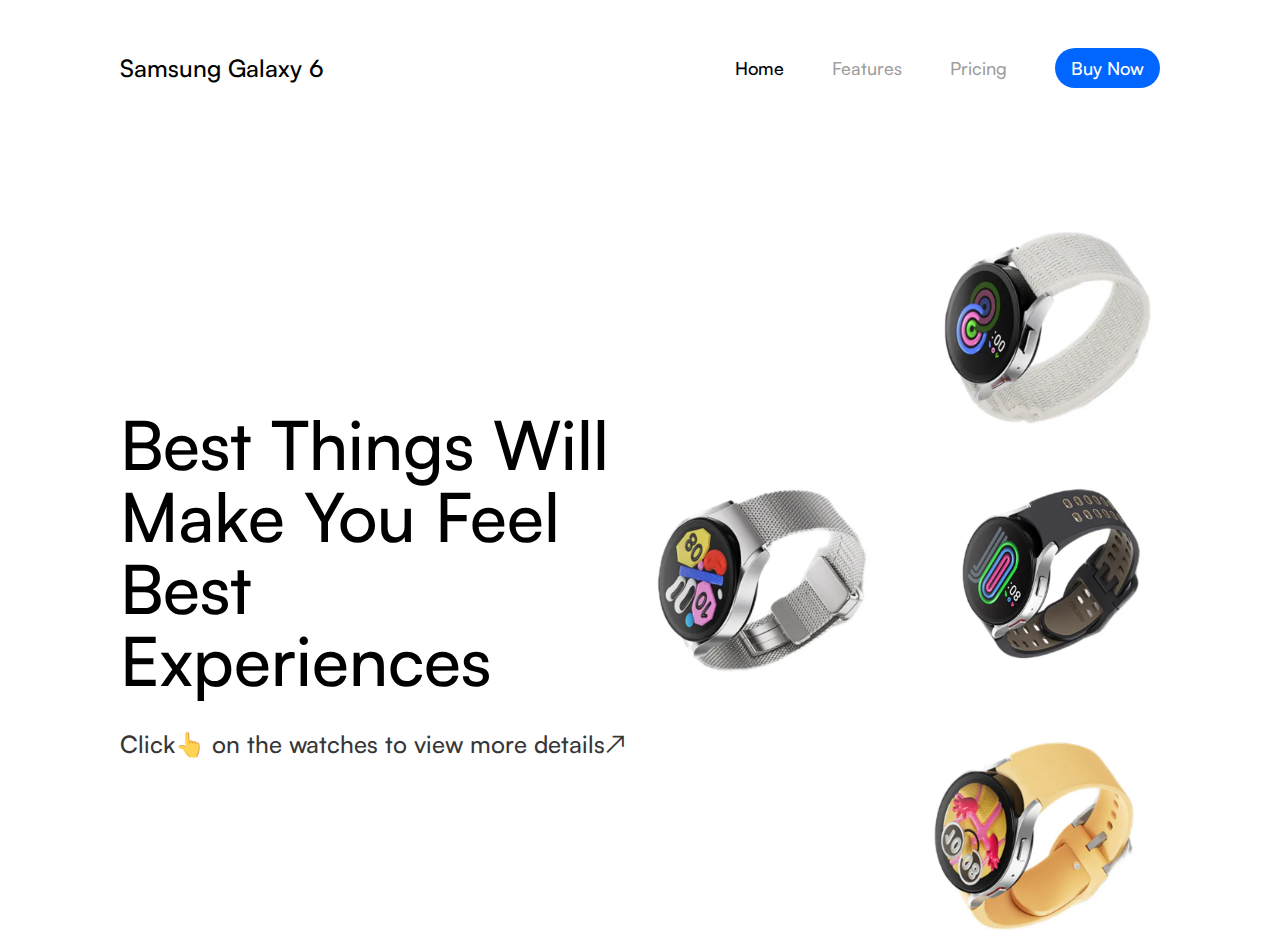
<file: index.html>
<!DOCTYPE html>
<html lang="en">
  <head>
    <meta charset="UTF-8" />
    <meta name="viewport" content="width=device-width, initial-scale=1.0" />
    <link rel="stylesheet" href="style.css" />
    <title>Samsung Galaxy 6</title>
  </head>
  <body>
    <div class="container">
      <div class="navbar">
        <h1>Samsung Galaxy 6</h1>
        <ul>
          <li><a href="#" class="active">Home</a></li>
          <li><a href="#">Features</a></li>
          <li><a href="#">Pricing</a></li>
          <li>
            <button><a href="#">Buy Now</a></button>
          </li>
        </ul>
      </div>
      <div class="wrapper">
        <div class="left">
          <h2>Best Things Will Make You Feel Best Experiences</h2>
          <p>Click👆 on the watches to view more details↗</p>
        </div>
        <div class="right">
          <a href="watch1-details.html"
            ><img src="./images/watch1.webp" alt="watch" class="watch1"
          /></a>
          <a href="watch2-details.html">
            <img src="./images/watch2.webp" alt="watch" class="watch2" />
          </a>
          <a href="watch3-details.html">
            <img src="./images/watch3.webp" alt="watch" class="watch3" />
          </a>
          <a href="watch4-details.html">
            <img src="./images/watch4.webp" alt="watch" class="watch4" />
          </a>
        </div>
      </div>
    </div>
    <script src="script.js"></script>
  </body>
</html>
</file>
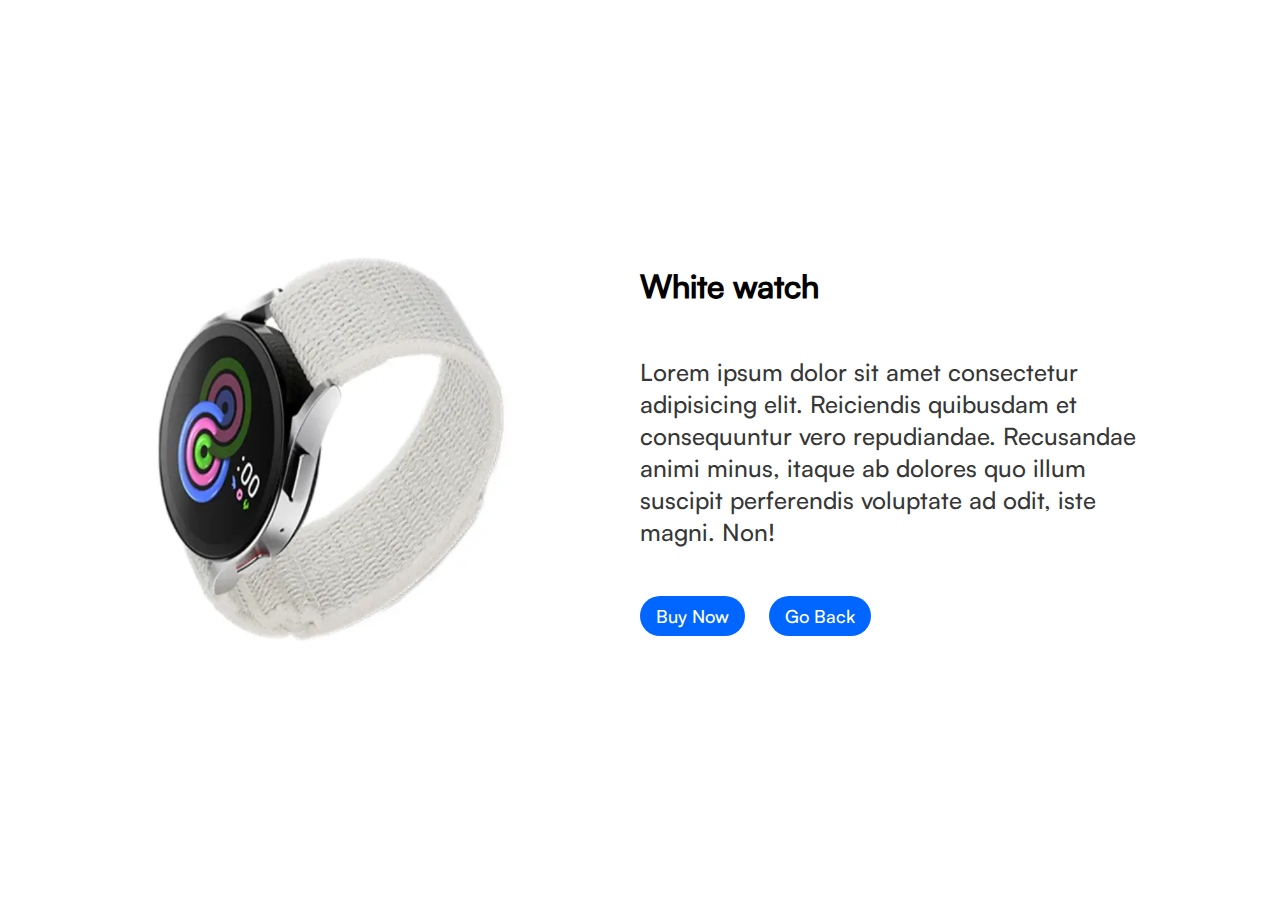
<file: watch1-details.html>
<!DOCTYPE html>
<html lang="en" id="watch1-details">
  <head>
    <meta charset="UTF-8" />
    <meta name="viewport" content="width=device-width, initial-scale=1.0" />
    <link rel="stylesheet" href="style.css" />
    <title>Document</title>
  </head>
  <body>
    <div class="container">
      <div class="wrapper">
        <div class="left">
          <img
            src="./images/watch1.webp"
            alt="watch"
            class="watch1"
            style="view-transition-name: watch1"
          />
        </div>
        <div class="right">
          <h1>White watch</h1>
          <p>
            Lorem ipsum dolor sit amet consectetur adipisicing elit. Reiciendis
            quibusdam et consequuntur vero repudiandae. Recusandae animi minus,
            itaque ab dolores quo illum suscipit perferendis voluptate ad odit,
            iste magni. Non!
          </p>
          <div class="flex">
            <button><a href="#">Buy Now</a></button>
            <button><a href="index.html">Go Back</a></button>
          </div>
        </div>
      </div>
    </div>

    <script src="script.js"></script>
  </body>
</html>
</file>
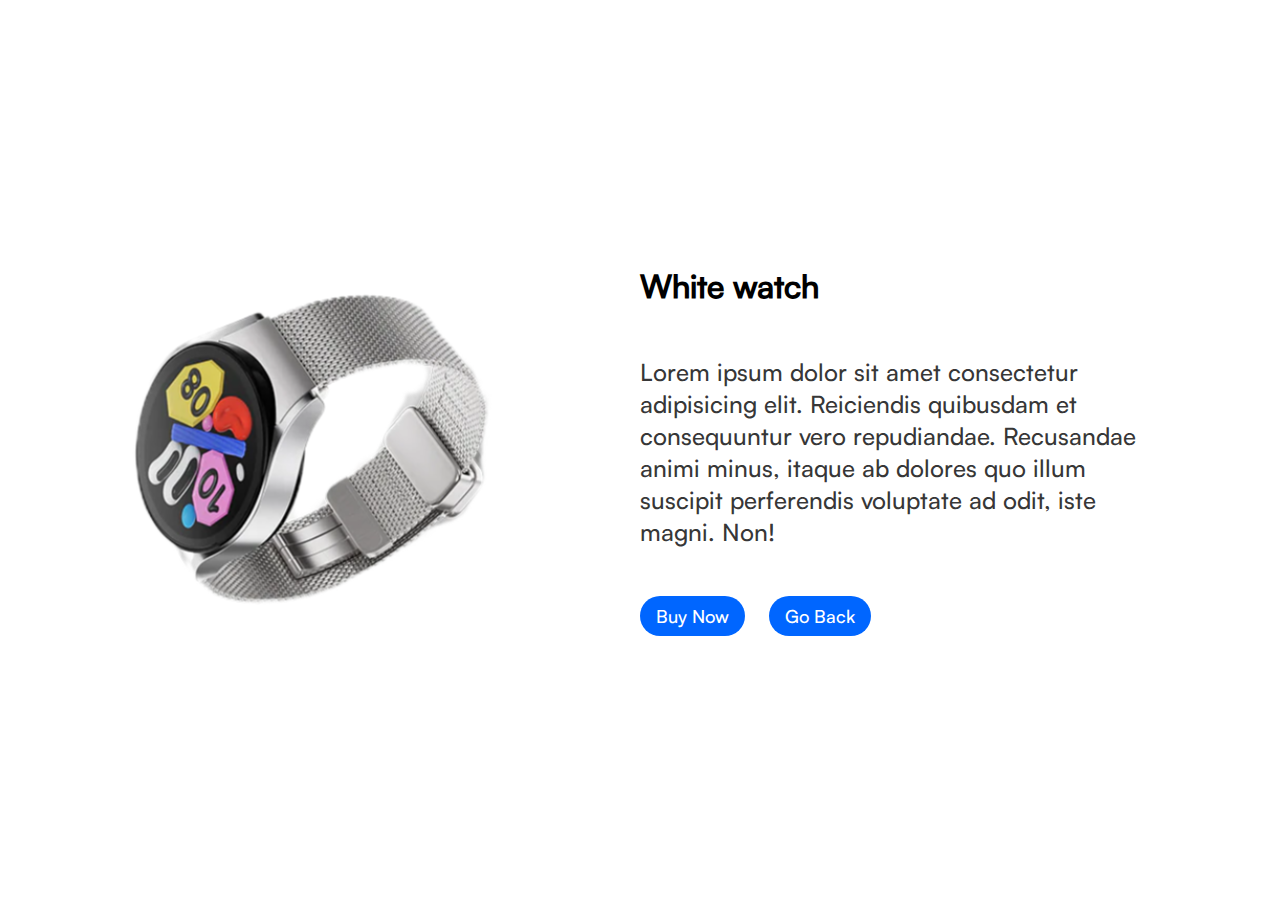
<file: watch2-details.html>
<!DOCTYPE html>
<html lang="en" id="watch2-details">
  <head>
    <meta charset="UTF-8" />
    <meta name="viewport" content="width=device-width, initial-scale=1.0" />
    <link rel="stylesheet" href="style.css" />
    <title>Document</title>
  </head>
  <body>
    <div class="container">
      <div class="wrapper">
        <div class="left">
          <img
            src="./images/watch2.svg"
            alt="watch"
            class="watch2"
            style="view-transition-name: watch2"
          />
        </div>
        <div class="right">
          <h1>White watch</h1>
          <p>
            Lorem ipsum dolor sit amet consectetur adipisicing elit. Reiciendis
            quibusdam et consequuntur vero repudiandae. Recusandae animi minus,
            itaque ab dolores quo illum suscipit perferendis voluptate ad odit,
            iste magni. Non!
          </p>
          <div class="flex">
            <button><a href="#">Buy Now</a></button>
            <button><a href="index.html">Go Back</a></button>
          </div>
        </div>
      </div>
    </div>

    <script src="script.js"></script>
  </body>
</html>
</file>
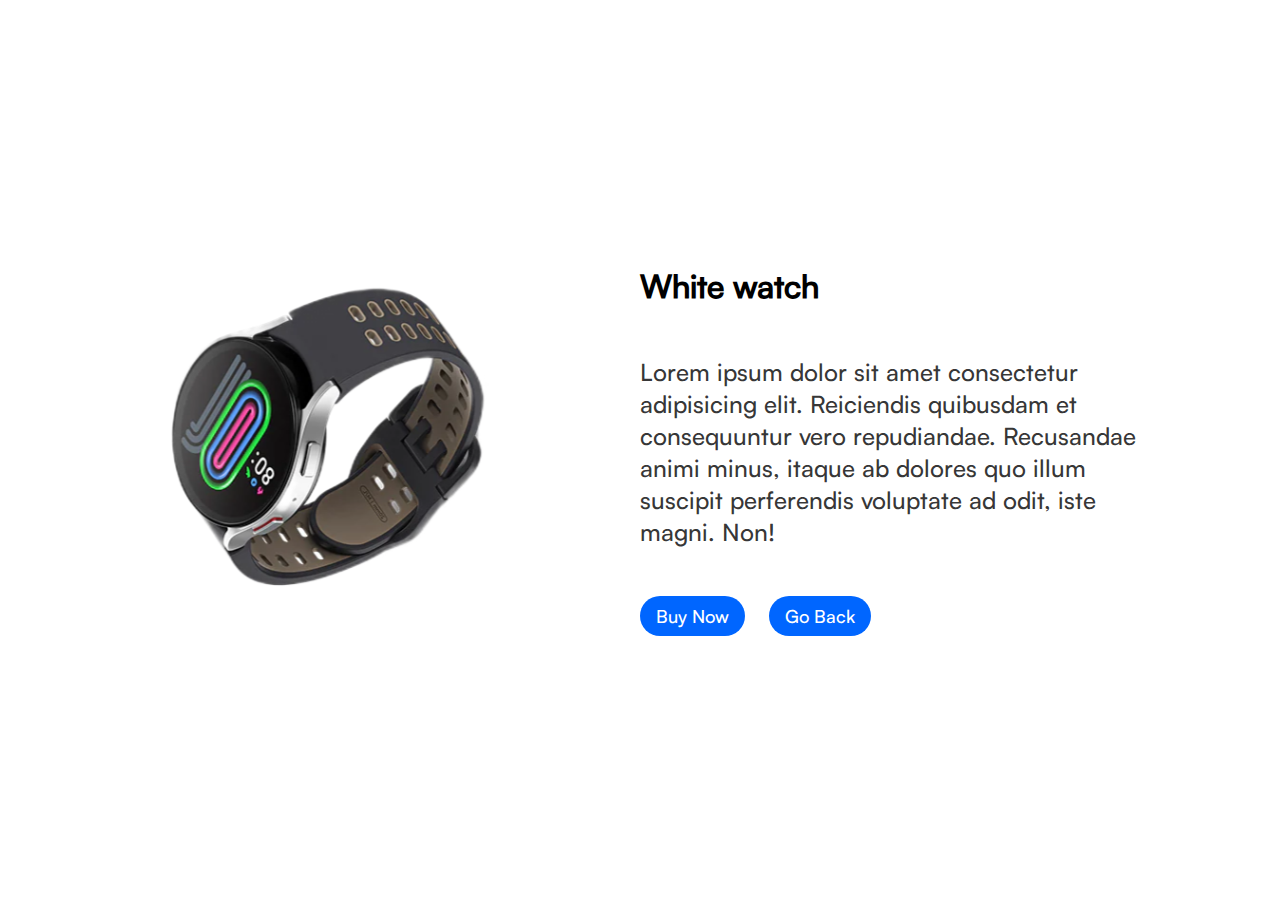
<file: watch3-details.html>
<!DOCTYPE html>
<html lang="en" id="watch3-details">
  <head>
    <meta charset="UTF-8" />
    <meta name="viewport" content="width=device-width, initial-scale=1.0" />
    <link rel="stylesheet" href="style.css" />
    <title>Document</title>
  </head>
  <body>
    <div class="container">
      <div class="wrapper">
        <div class="left">
          <img
            src="./images/watch3.svg"
            alt="watch"
            class="watch3"
            style="view-transition-name: watch3"
          />
        </div>
        <div class="right">
          <h1>White watch</h1>
          <p>
            Lorem ipsum dolor sit amet consectetur adipisicing elit. Reiciendis
            quibusdam et consequuntur vero repudiandae. Recusandae animi minus,
            itaque ab dolores quo illum suscipit perferendis voluptate ad odit,
            iste magni. Non!
          </p>
          <div class="flex">
            <button><a href="#">Buy Now</a></button>
            <button><a href="index.html">Go Back</a></button>
          </div>
        </div>
      </div>
    </div>

    <script src="script.js"></script>
  </body>
</html>
</file>
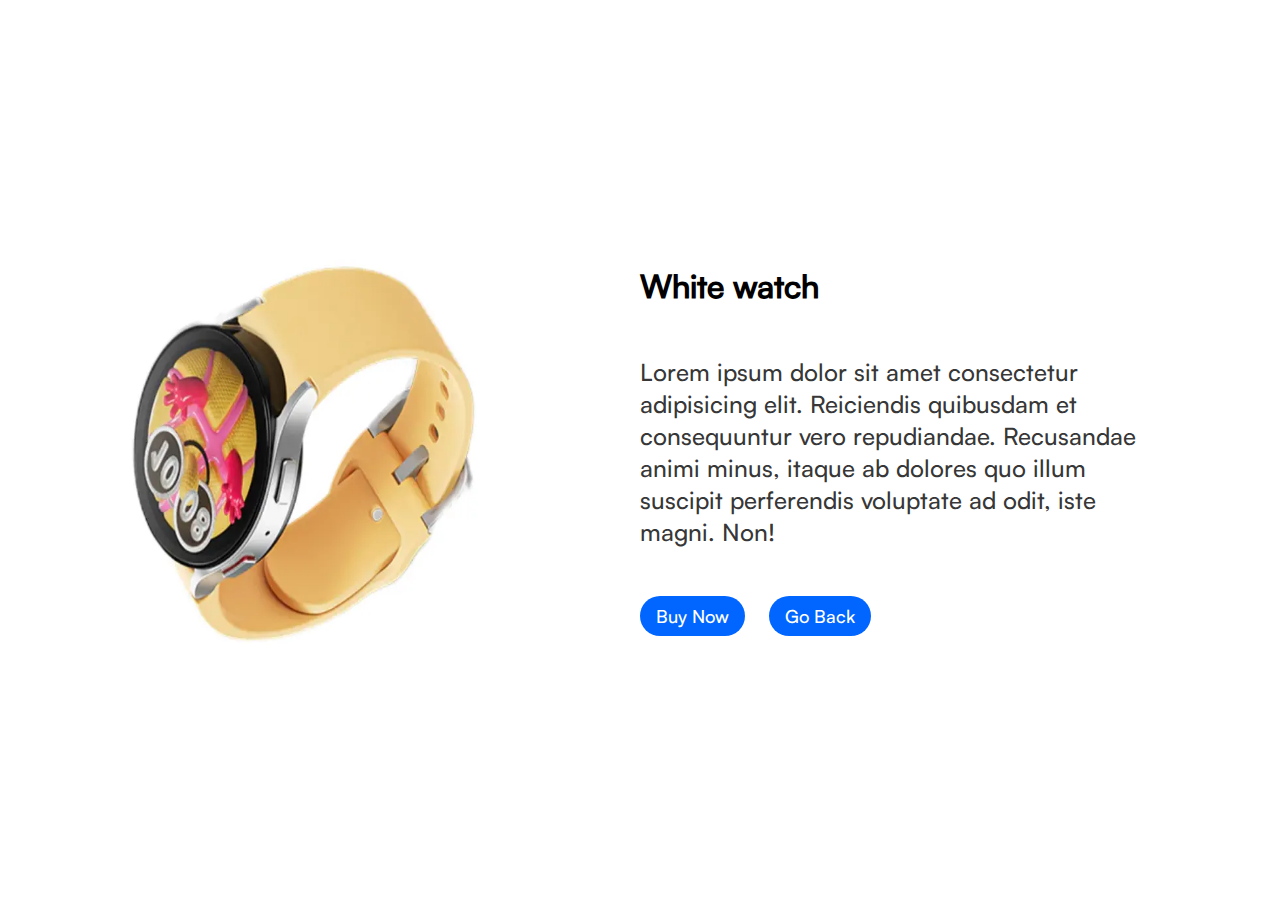
<file: watch4-details.html>
<!DOCTYPE html>
<html lang="en" id="watch4-details">
  <head>
    <meta charset="UTF-8" />
    <meta name="viewport" content="width=device-width, initial-scale=1.0" />
    <link rel="stylesheet" href="style.css" />
    <title>Document</title>
  </head>
  <body>
    <div class="container">
      <div class="wrapper">
        <div class="left">
          <img
            src="./images/watch4.webp"
            alt="watch"
            class="watch4"
            style="view-transition-name: watch4"
          />
        </div>
        <div class="right">
          <h1>White watch</h1>
          <p>
            Lorem ipsum dolor sit amet consectetur adipisicing elit. Reiciendis
            quibusdam et consequuntur vero repudiandae. Recusandae animi minus,
            itaque ab dolores quo illum suscipit perferendis voluptate ad odit,
            iste magni. Non!
          </p>
          <div class="flex">
            <button><a href="#">Buy Now</a></button>
            <button><a href="index.html">Go Back</a></button>
          </div>
        </div>
      </div>
    </div>

    <script src="script.js"></script>
  </body>
</html>
</file>
<file: style.css>
@font-face {
  font-family: SatoshiVariable;
  src: url(./fonts/Satoshi-Medium.otf);
}

* {
  margin: 0;
  padding: 0;
  box-sizing: border-box;
  font-family: SatoshiVariable;
}

body {
  padding: 48px 120px;
  height: 100vh;
  display: flex;
  justify-content: center;
}

.container {
  max-width: 1120px;
  display: flex;
  flex-direction: column;
  height: 100%;
  gap: 140px;
  margin: auto auto;
}

.navbar {
  display: flex;
  justify-content: space-between;
  align-items: center;
}

.navbar h1 {
  font-size: 24px;
  font-weight: 500;
}

.navbar ul {
  display: flex;
  gap: 48px;
  font-weight: 500;
  list-style: none;
  align-items: center;
}

.navbar ul li a {
  color: rgba(0, 0, 0, 0.4);
  text-decoration: none;
  font-weight: 500;
  font-size: 18px;
}

.navbar ul li a.active {
  color: black;
}

button {
  padding: 8px 16px;
  border: none;
  outline: none;
  background-color: #0066ff;
  border-radius: 100px;
}

button a {
  color: white;
  font-size: 18px;
  font-weight: 500;
  text-decoration: none;
}

.navbar ul li button a {
  color: white;
  font-weight: 500;
  text-decoration: none;
}

.wrapper {
  display: flex;
  align-items: center;
  justify-content: space-between;
}

.wrapper .left {
  display: flex;
  flex-direction: column;
  justify-content: center;
  height: 100%;
  gap: 32px;
}

.wrapper h2 {
  font-size: 68px;
  line-height: 72px;
  font-weight: 500;
  max-width: 602px;
}

.wrapper p {
  font-size: 24px;
  font-weight: 500;
  color: rgba(0, 0, 0, 0.8);
}

.wrapper .right {
  max-width: 50%;
  position: relative;
  display: flex;
  flex-wrap: wrap;
  align-items: center;
  justify-content: flex-end;
  gap: 48px;
}

.wrapper .right img {
  cursor: pointer;
  height: 200px;
}

.wrapper .right .watch1 {
  view-transition-name: watch1;
}

.wrapper .right .watch2 {
  view-transition-name: watch2;
}

.wrapper .right .watch3 {
  view-transition-name: watch3;
}

.wrapper .right .watch4 {
  view-transition-name: watch4;
}

@view-transition {
  navigation: auto;
}

::view-transition-group(*) {
  transition-duration: 0.5s;
}

#watch1-details .watch1 {
  height: 400px;
  width: 400px;
}

#watch2-details .watch2 {
  height: 400px;
  width: 400px;
}

#watch3-details .watch3 {
  height: 400px;
  width: 400px;
}

#watch4-details .watch4 {
  height: 400px;
  width: 400px;
}

#watch1-details .wrapper .right {
  max-width: 50%;
  position: relative;
  display: flex;
  flex-wrap: wrap;
  align-items: center;
  justify-content: flex-start;
  gap: 48px;
}

#watch2-details .wrapper .right {
  max-width: 50%;
  position: relative;
  display: flex;
  flex-wrap: wrap;
  align-items: center;
  justify-content: flex-start;
  gap: 48px;
}

#watch3-details .wrapper .right {
  max-width: 50%;
  position: relative;
  display: flex;
  flex-wrap: wrap;
  align-items: center;
  justify-content: flex-start;
  gap: 48px;
}

#watch4-details .wrapper .right {
  max-width: 50%;
  position: relative;
  display: flex;
  flex-wrap: wrap;
  align-items: center;
  justify-content: flex-start;
  gap: 48px;
}

.flex {
  display: flex;
  gap: 24px;
  align-items: center;
}

#watch1-details .container,
#watch2-details .container,
#watch3-details .container,
#watch4-details .container {
  justify-content: center;
}
</file>
